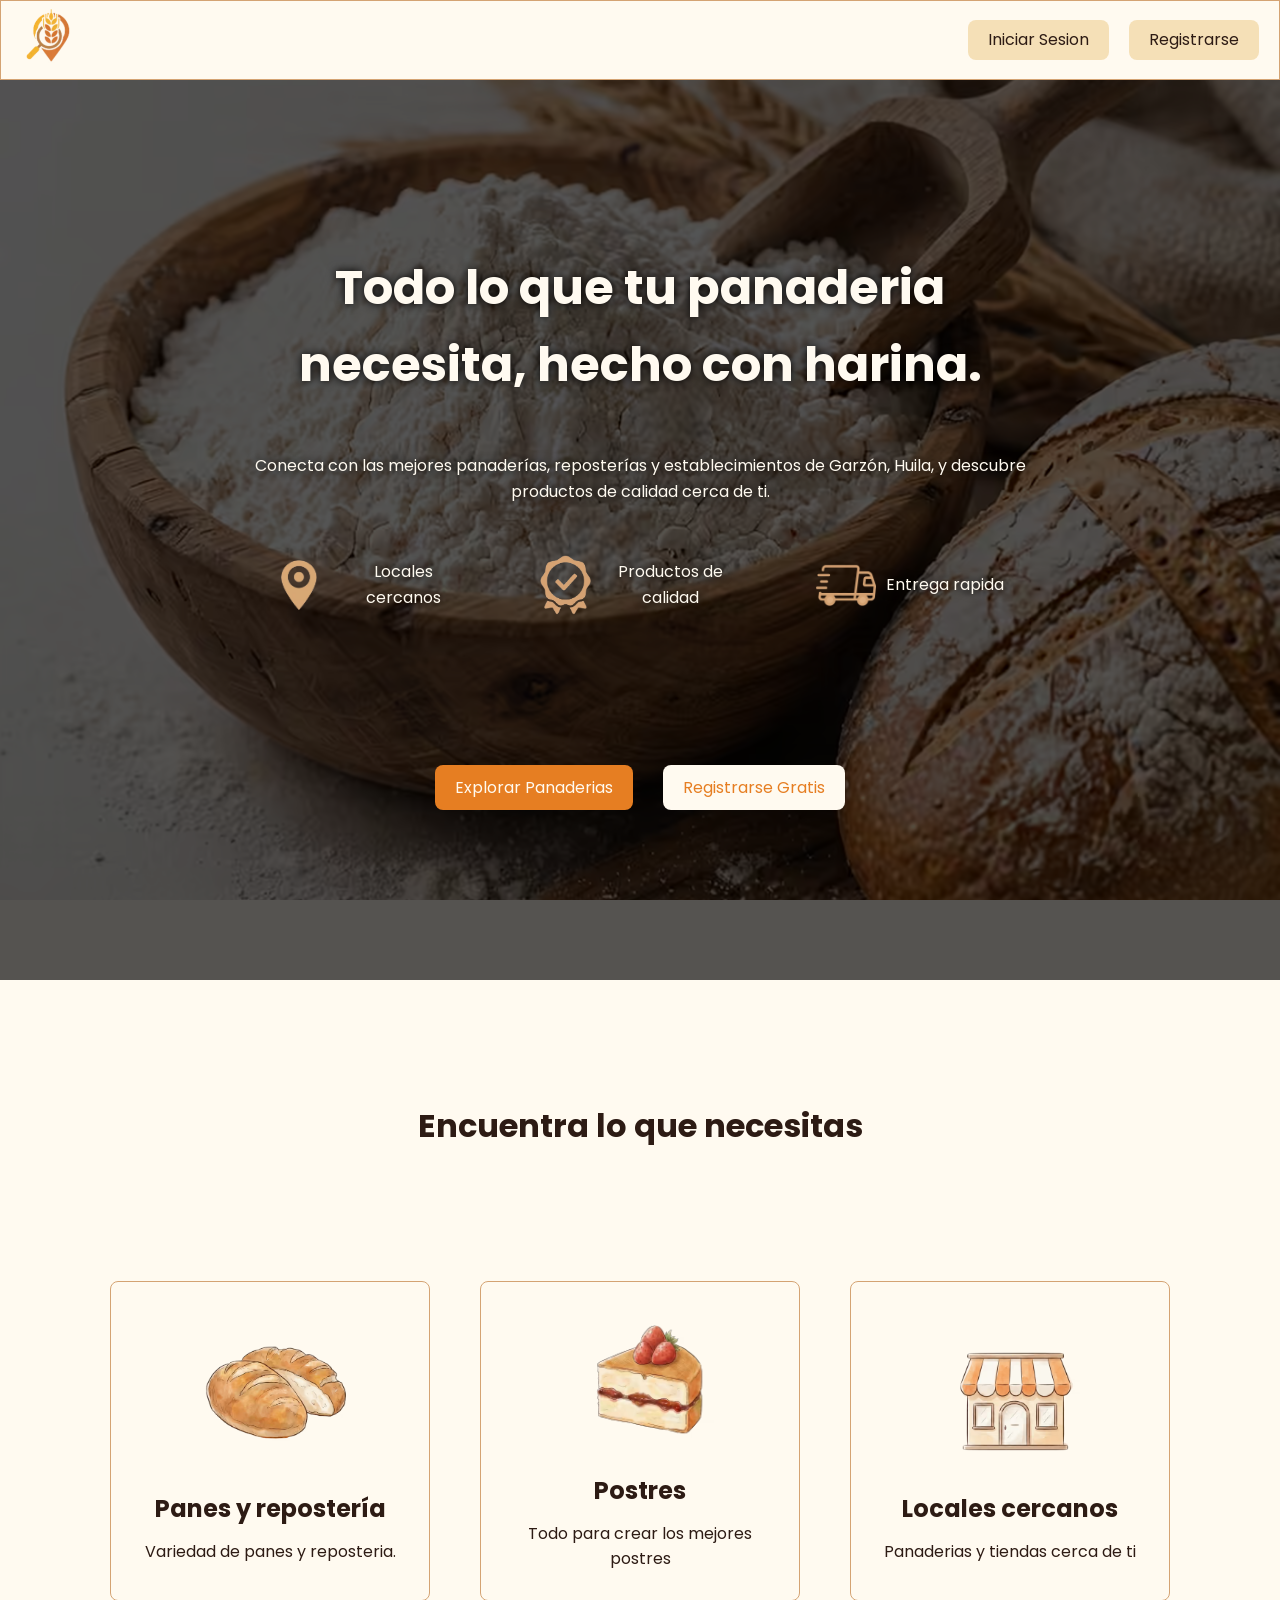
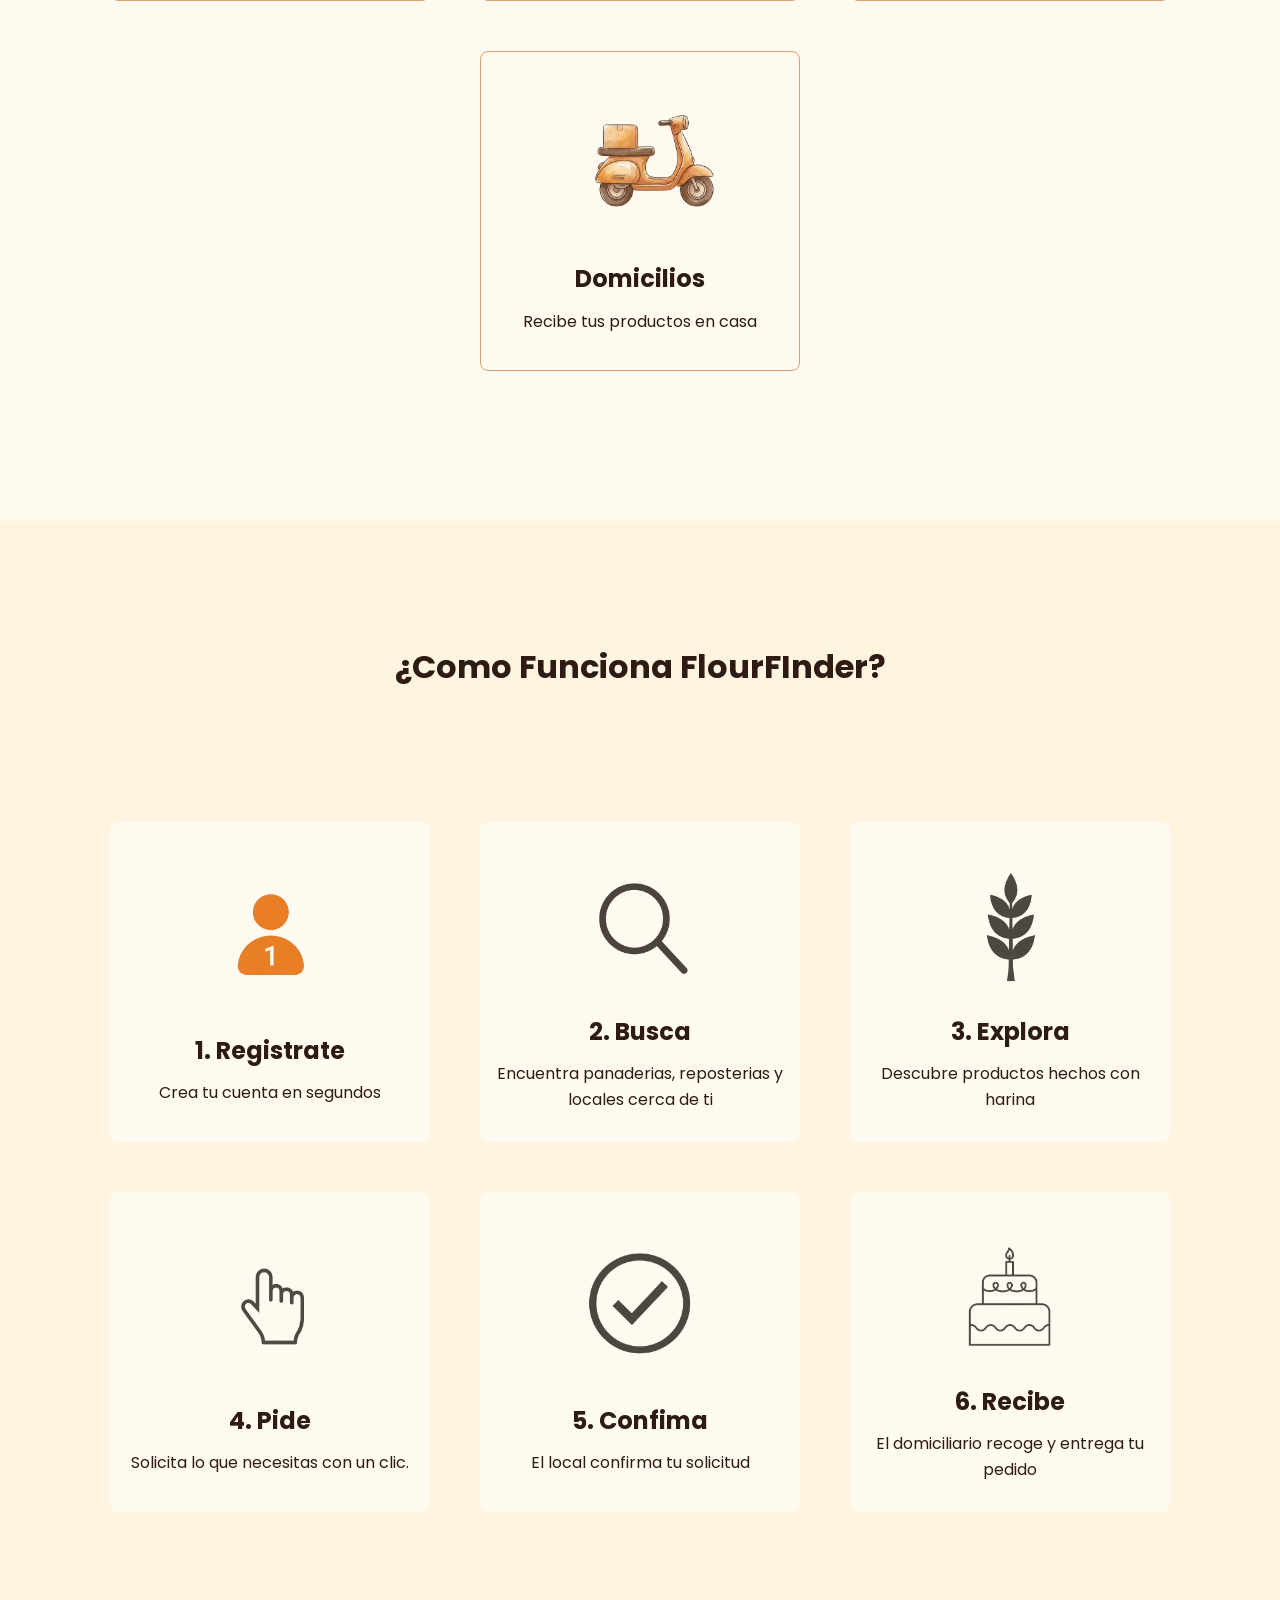
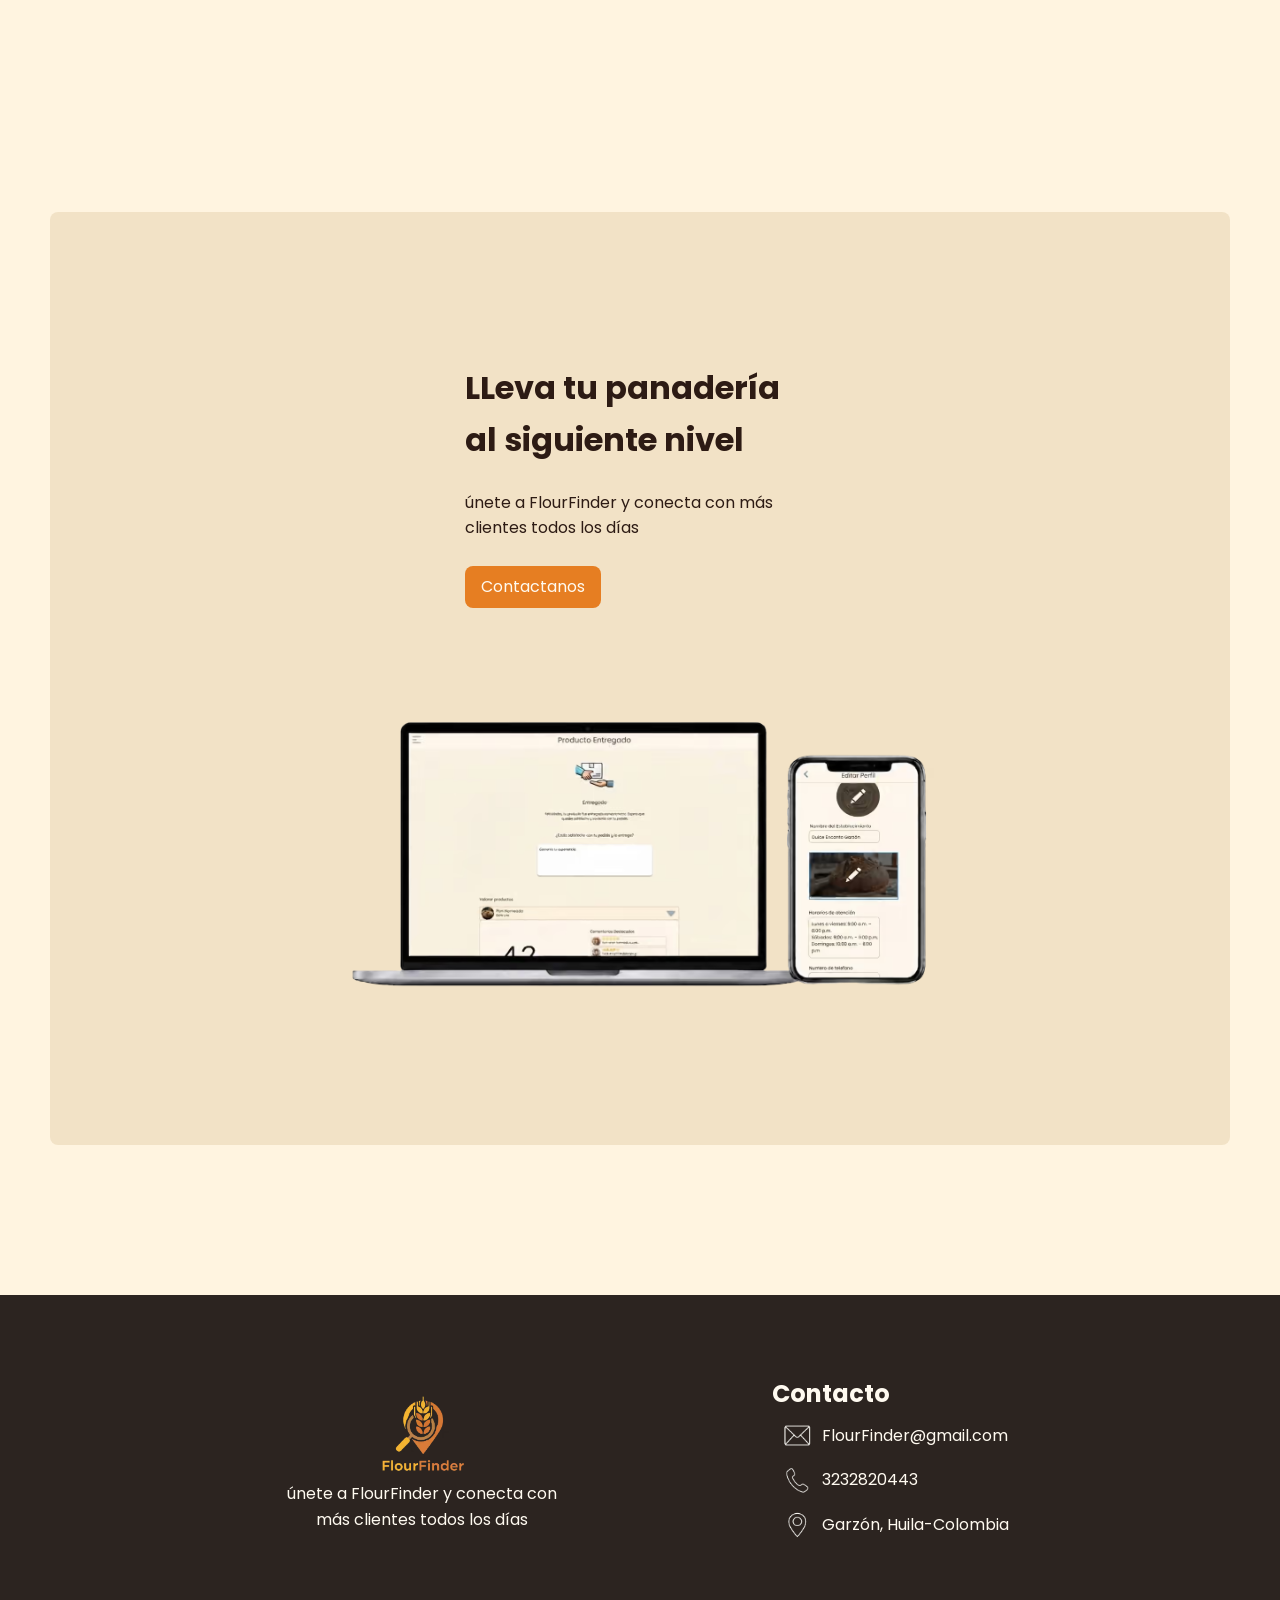
<file: index.html>
<!DOCTYPE html>
<html lang="es">

<head>
    <meta charset="UTF-8">
    <meta name="viewport" content="width=device-width, initial-scale=1.0">
    <link rel="preconnect" href="https://fonts.googleapis.com">
    <link rel="preconnect" href="https://fonts.gstatic.com" crossorigin>
    <link
        href="https://fonts.googleapis.com/css2?family=Poppins:ital,wght@0,100;0,200;0,300;0,400;0,500;0,600;0,700;0,800;0,900;1,100;1,200;1,300;1,400;1,500;1,600;1,700;1,800;1,900&display=swap"
        rel="stylesheet">
    <link rel="stylesheet" href="css/style.css">
    <title>FlourFinder</title>
</head>

<body>
    <!--Barra superior-->
    <header>
        <nav class="bar">
            <a href="#" class="enlase-inicio">
                <img src="img/MuyUtilizadas/FlourFinderLogo.avif" alt="Logo FlourFinder">
            </a>
            <div class="opciones-botones">
                <a href="pages/iniciarSesion.html" class="a-btn">Iniciar Sesion</a>
                <a href="pages/registro.html" class="a-btn">Registrarse</a>
            </div>
        </nav>
    </header>
    <main>


        <!--Seccion Inicio-->

        <section id="section-inicio" class="section-inicio">
            <div class="tranparenciaOscura">
                <div class="contenedor-contenido">
                    <h1 class="titulo">Todo lo que tu panaderia necesita, hecho con harina.</h1>
                    <p class="description-principal">Conecta con las mejores panaderías, reposterías y establecimientos
                        de
                        Garzón, Huila, y descubre productos de calidad cerca de ti.</p>
                    <div class="mini-cualidades">
                        <div class="cualidad">
                            <img src="img/landingPage/IconoUbicacion.avif" alt="">
                            <p>Locales cercanos</p>
                        </div>
                        <div class="cualidad">
                            <img src="img/landingPage/IconoVerificado.avif" alt="">
                            <p>Productos de calidad</p>
                        </div>
                        <div class="cualidad">
                            <img src="img/landingPage/carroDeEntregas.avif" alt="">
                            <p>Entrega rapida</p>
                        </div>
                    </div>
                    <div class="principal-buttons">
                        <a href="#" id="btn1" class="a-btn">Explorar Panaderias</a>
                        <a href="pages/registro.html" id="btn2" class="a-btn">Registrarse Gratis</a>
                    </div>
                </div>
            </div>
        </section>



        <!--Sección Explora-->

        <section id="explora" class="section-explora">
            <h2>Encuentra lo que necesitas</h2>
            <div class="contenido">
                <div class="target">
                    <img src="img/landingPage/explora/PanLogo.avif" alt="">
                    <div class="contenido-textual">
                        <h3>Panes y repostería</h3>
                        <p>Variedad de panes y reposteria.</p>
                    </div>
                </div>
                <div class="target">
                    <img src="img/landingPage/explora/Tortalogo.avif" alt="">
                    <div class="contenido-textual">
                        <h3>Postres</h3>
                        <p>Todo para crear los mejores postres</p>
                    </div>
                </div>
                <div class="target">
                    <img src="img/landingPage/explora/EstablecimientoExploararimg.avif" alt="">
                    <div class="contenido-textual">
                        <h3>Locales cercanos</h3>
                        <p>Panaderias y tiendas cerca de ti</p>
                    </div>
                </div>
                <div class="target">
                    <img src="img/landingPage/explora/MotoLogo.avif" alt="">
                    <div class="contenido-textual">
                        <h3>Domicilios</h3>
                        <p>Recibe tus productos en casa</p>
                    </div>
                </div>
            </div>
        </section>


        <!--Como Funciona-->

        <section id="funcionamiento" class="section-funcionamiento">
            <h2>¿Como Funciona FlourFInder?</h2>
            <div class="contenido">
                <div class="target">
                    <img src="img/landingPage/funcionamiento/iconoPersona.avif" alt="">
                    <div class="contenido-textual">
                        <h3>1. Registrate</h3>
                        <p>Crea tu cuenta en segundos</p>
                    </div>
                </div>
                <div class="target">
                    <img src="img/landingPage/funcionamiento/iconSearch.avif" alt="">
                    <div class="contenido-textual">
                        <h3>2. Busca</h3>
                        <p>Encuentra panaderias, reposterias y locales cerca de ti</p>
                    </div>
                </div>
                <div class="target">
                    <img src="img/landingPage/funcionamiento/iconTrigo.avif" alt="">
                    <div class="contenido-textual">
                        <h3>3. Explora</h3>
                        <p>Descubre productos hechos con harina</p>
                    </div>
                </div>
                <div class="target">
                    <img src="img/landingPage/funcionamiento/dedoSeleccionar.avif" alt="">
                    <div class="contenido-textual">
                        <h3>4. Pide</h3>
                        <p>Solicita lo que necesitas con un clic.</p>
                    </div>
                </div>
                <div class="target">
                    <img src="img/landingPage/funcionamiento/check.avif" alt="">
                    <div class="contenido-textual">
                        <h3>5. Confima</h3>
                        <p>El local confirma tu solicitud</p>
                    </div>
                </div>
                <div class="target">
                    <img src="img/landingPage/funcionamiento/IconPastel.avif" alt="">
                    <div class="contenido-textual">
                        <h3>6. Recibe</h3>
                        <p>El domiciliario recoge y entrega tu pedido</p>
                    </div>
                </div>
            </div>
        </section>



        <!--Seccion Contactanos-->

        <section id="contactanos" class="section-contactanos">
            <div class="contenido">
                <div class="contenido-textual">
                    <h2>LLeva tu panadería al siguiente nivel</h2>
                    <p>únete a FlourFinder y conecta con más clientes todos los días</p>
                    <a href="#" class="a-btn">Contactanos</a>
                </div>
                <div class="div-img">
                    <img src="img/landingPage/contactanos/imgDispositivosFlourFinder.avif" alt="">
                </div>
            </div>
        </section>
    </main>


    <!--Footer-->

    <footer>
        <div class="text-invitacion">
            <img src="img/MuyUtilizadas/FlourFinder.avif" alt="">
            <p>únete a FlourFinder y conecta con más clientes todos los días</p>
        </div>
        <div class="formas-contacto">
            <h3>Contacto</h3>
            <div class="contacto">
                <img src="img/landingPage/footer/iconoGmail.avif" alt="">
                <p>FlourFinder@gmail.com</p>
            </div>
            <div class="contacto">
                <img src="img/landingPage/footer/iconTelefono.avif" alt="">
                <p>3232820443</p>
            </div>
            <div class="contacto">
                <img src="img/landingPage/footer/iconoUbicacion.avif" alt="">
                <p>Garzón, Huila-Colombia</p>
            </div>
        </div>
    </footer>
</body>

</html>
</file>
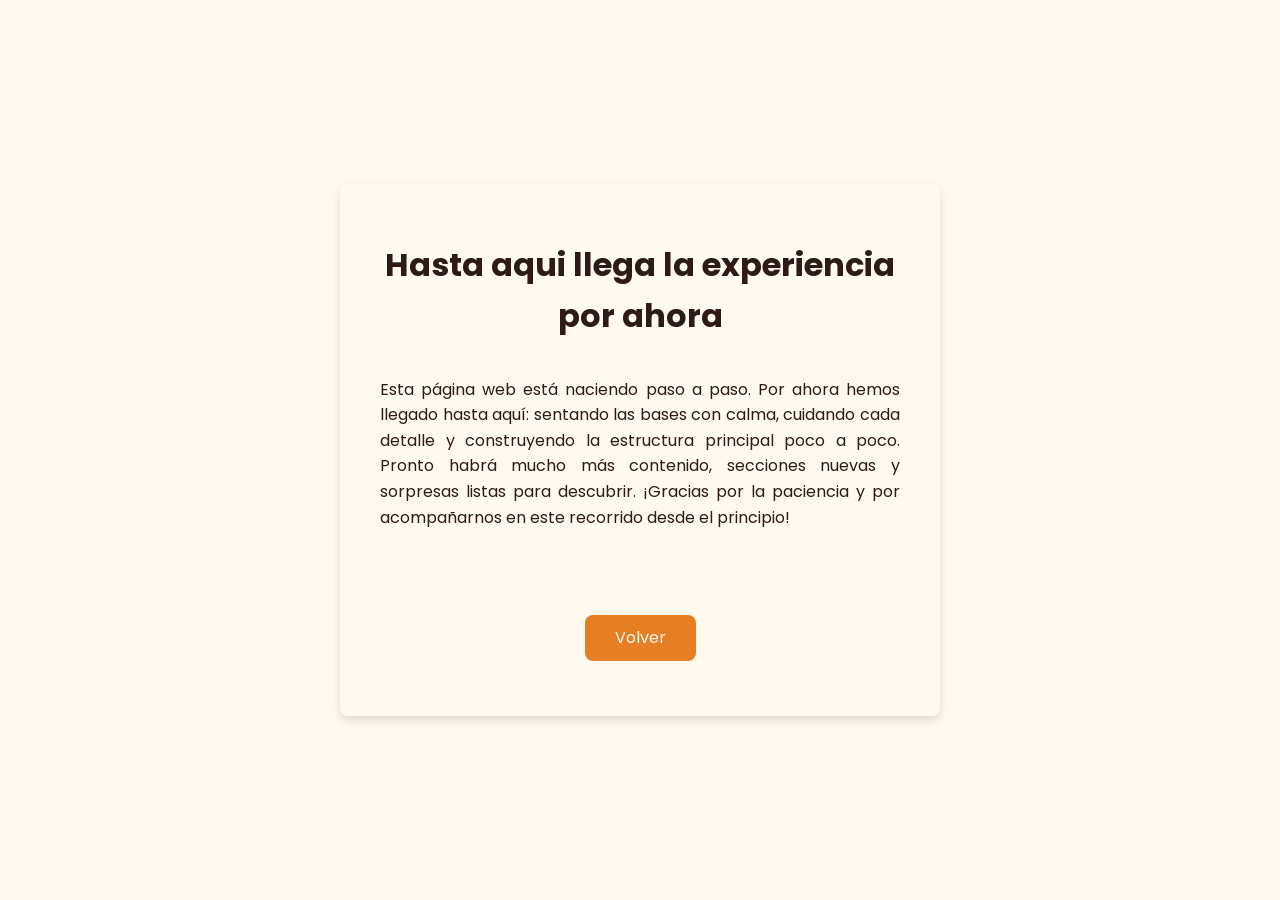
<file: pages/home.html>
<!DOCTYPE html>
<html lang="en">

<head>
    <meta charset="UTF-8">
    <meta name="viewport" content="width=device-width, initial-scale=1.0">
    <link rel="stylesheet" href="../css/home.css">
    <link rel="preconnect" href="https://fonts.googleapis.com">
    <link rel="preconnect" href="https://fonts.gstatic.com" crossorigin>
    <link
        href="https://fonts.googleapis.com/css2?family=Poppins:ital,wght@0,100;0,200;0,300;0,400;0,500;0,600;0,700;0,800;0,900;1,100;1,200;1,300;1,400;1,500;1,600;1,700;1,800;1,900&display=swap"
        rel="stylesheet">
    <title>Home is not working</title>
</head>

<body>
    <section id="mensage-final" class="section-mensaje-final">
        <div class="contenedor">
            <h2>Hasta aqui llega la experiencia por ahora</h2>
            <p>
                Esta página web está naciendo paso a paso. Por ahora hemos llegado hasta aquí: sentando las bases con
                calma, cuidando cada detalle y construyendo la estructura principal poco a poco.

                Pronto habrá mucho más contenido, secciones nuevas y sorpresas listas para descubrir. ¡Gracias por la
                paciencia y por acompañarnos en este recorrido desde el principio!
            </p>
            <a href="../index.html">Volver</a>
        </div>
    </section>
</body>

</html>
</file>
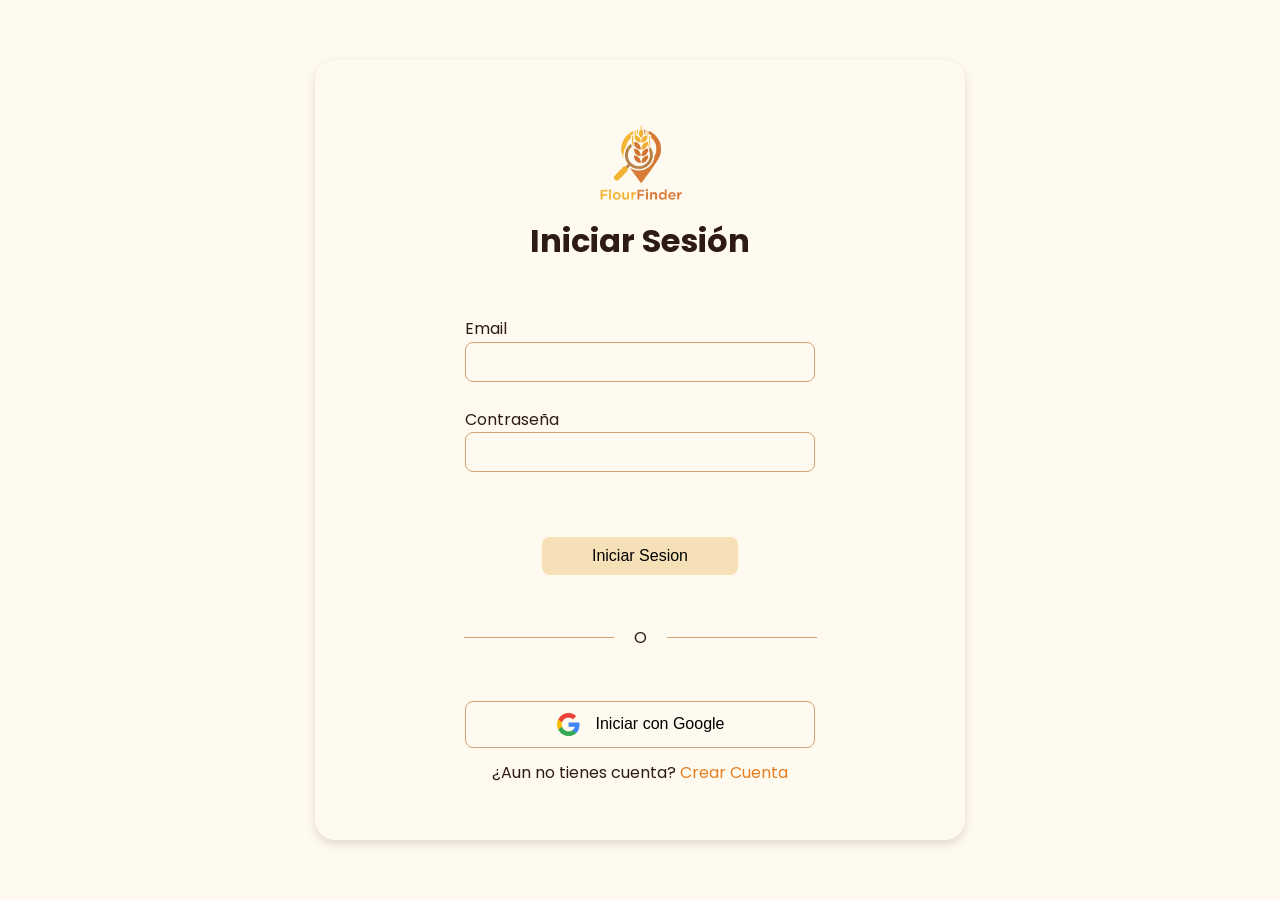
<file: pages/iniciarSesion.html>
<!DOCTYPE html>
<html lang="es">

<head>
    <meta charset="UTF-8">
    <meta name="viewport" content="width=device-width, initial-scale=1.0">
    <link rel="preconnect" href="https://fonts.googleapis.com">
    <link rel="preconnect" href="https://fonts.gstatic.com" crossorigin>
    <link
        href="https://fonts.googleapis.com/css2?family=Poppins:ital,wght@0,100;0,200;0,300;0,400;0,500;0,600;0,700;0,800;0,900;1,100;1,200;1,300;1,400;1,500;1,600;1,700;1,800;1,900&display=swap"
        rel="stylesheet">
    <link rel="stylesheet" href="../css/login_logup.css">
    <title>Iniciar Sesión</title>
</head>

<body>
    <main>

        <!--Iniciar Sesion-->

        <section id="iniciarSesion" class="section-iniciarSesion">
            <div class="contenedor">
                <div class="indicador">
                    <img src="../img/MuyUtilizadas/FlourFinder.avif" alt="">
                    <h2>Iniciar Sesión</h2>
                </div>
                <form class="form-in">
                    <div class="separador">
                        <div class="indications-texts">
                            <label for="email-in" class="i-text">Email</label>
                            <span class="input-text-error"></span>
                        </div>
                        <input type="email" class=" input-caracter" id="email-in">
                    </div>

                    <div class="separador">
                        <div class="indications-texts">
                            <label for="password-in" class="i-text">Contraseña</label>
                            <span class="input-text-error"></span>
                        </div>
                        <input type="password" class="input-caracter" id="password-in">
                    </div>

                    <button>Iniciar Sesion</button>
                </form>

                <div class="separador-opciones">
                    <div class="lin linea1"></div>
                    <span>O</span>
                    <div class="lin linea2"></div>
                </div>
                <div class="otras-formas">
                    <button class="btn-google">
                        <img src="../img/registrarse/IconGoogleO.avif" alt="">
                        Iniciar con Google
                    </button>
                    <p>¿Aun no tienes cuenta? <a href="./registro.html">Crear Cuenta</a></p>
                </div>
            </div>
        </section>
    </main>

    <script src="../js/iniciarSesion.js"></script>
</body>

</html>
</file>
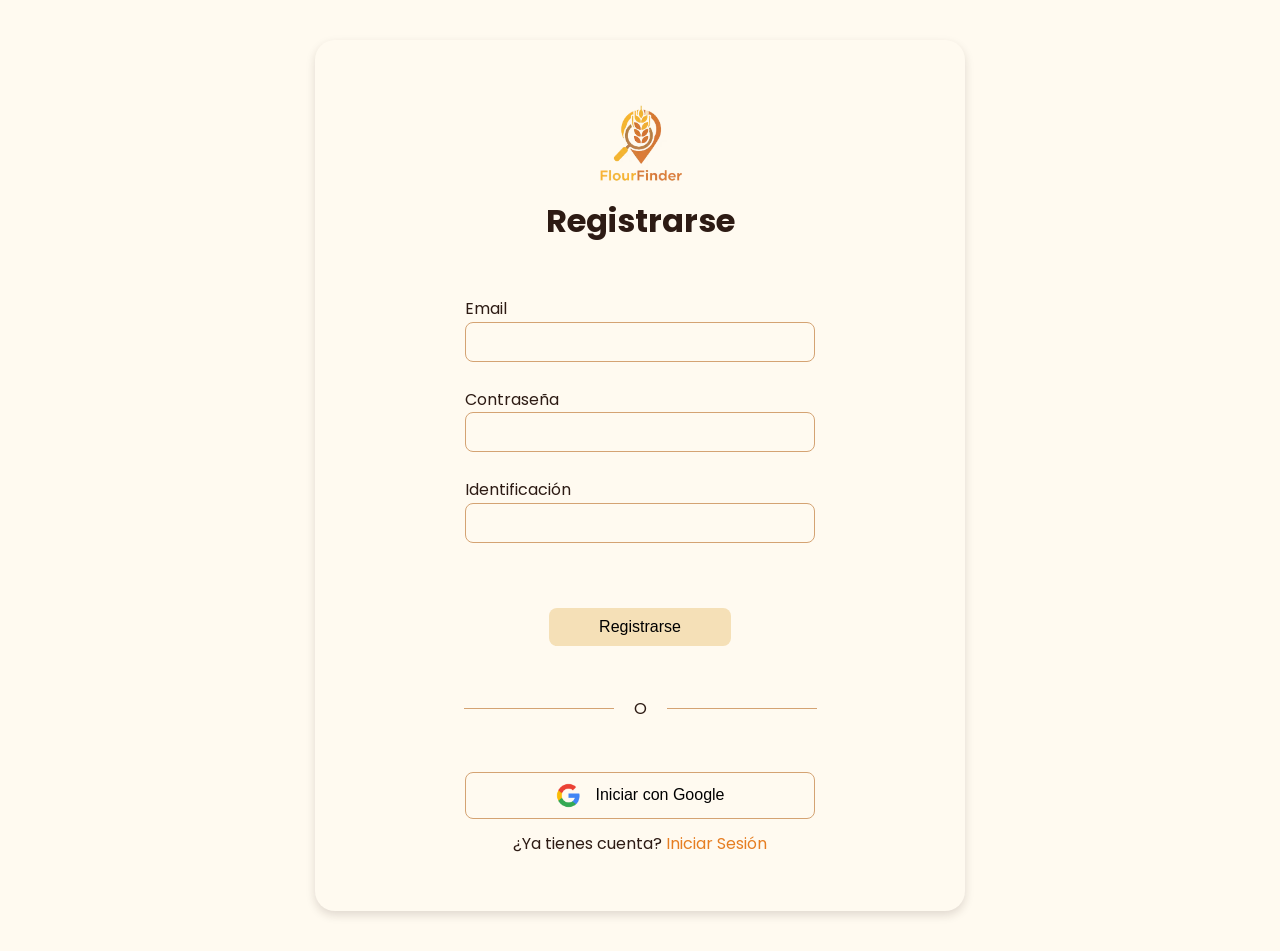
<file: pages/registro.html>
<!DOCTYPE html>
<html lang="es">

<head>
    <meta charset="UTF-8">
    <meta name="viewport" content="width=device-width, initial-scale=1.0">
    <link rel="preconnect" href="https://fonts.googleapis.com">
    <link rel="preconnect" href="https://fonts.gstatic.com" crossorigin>
    <link
        href="https://fonts.googleapis.com/css2?family=Poppins:ital,wght@0,100;0,200;0,300;0,400;0,500;0,600;0,700;0,800;0,900;1,100;1,200;1,300;1,400;1,500;1,600;1,700;1,800;1,900&display=swap"
        rel="stylesheet">
    <link rel="stylesheet" href="../css/login_logup.css">
    <title>Registro FlourFinder</title>
</head>

<body>
    <main>

        <!--Registro-->

        <section id="registrarse" class="section-registrarse">
            <div class="contenedor">
                <div class="indicador">
                    <img src="../img/MuyUtilizadas/FlourFinder.avif" alt="">
                    <h2>Registrarse</h2>
                </div>
                <form class="form-up">
                    <div class="separador">
                        <div class="indications-texts">
                            <label for="email-up" class="i-text">Email</label>
                            <span class="input-text-error"></span>
                        </div>
                        <input type="email" class=" input-caracter" id="email-up">
                    </div>

                    <div class="separador">
                        <div class="indications-texts">
                            <label for="password-up" class="i-text">Contraseña</label>
                            <span class="input-text-error"></span>
                        </div>
                        <input type="password" class=" input-caracter" id="password-up">
                    </div>

                    <div class="separador">
                        <div class="indications-texts">
                            <label for="identificacion-up" class="i-text">Identificación</label>
                            <span class="input-text-error"></span>
                        </div>
                        <input type="text" class=" input-caracter" id="identificacion-up">
                    </div>
                    <button>Registrarse</button>
                </form>

                <div class="separador-opciones">
                    <div class="lin linea1"></div>
                    <span>O</span>
                    <div class="lin linea2"></div>
                </div>
                <div class="otras-formas">
                    <button class="btn-google">
                        <img src="../img/registrarse/IconGoogleO.avif" alt="">
                        Iniciar con Google
                    </button>
                    <p>¿Ya tienes cuenta? <a href="./iniciarSesion.html">Iniciar Sesión</a></p>
                </div>
            </div>
        </section>


        <!--Verificación Email-->

        <div id="verificacion-email" class="section-verificacion-email ocultarse">
            <div class="contenedor">
                <h2>Verificación de Email</h2>
                <p class="indicaciones">Te enviaremos un codigo de verificacion a tu email example@gmail.com</p>
                <div class="part-input-code">
                    <div class="inputs-code">
                        <input type="text" class="i-code" id="code1" maxlength="1">
                        <input type="text" class="i-code" id="code2" maxlength="1">
                        <input type="text" class="i-code" id="code3" maxlength="1">
                        <input type="text" class="i-code" id="code4" maxlength="1">
                    </div>
                    <span class="input-text-error"></span>
                </div>
                <span class="indicacion-tiempo">Codigo valido por 5 min</span>
            </div>
        </div>


        <!--Finalizado Registro-->

        <section class="section-final-registro ocultarse" id="final-registro">
            <div class="contenedor">
                <div class="indicador">
                    <img src="../img/MuyUtilizadas/FlourFinder.avif" alt="">
                    <h2>¡Te has registrado!</h2>
                </div>
                <p class="description-finalizacion">Tu registro se completó correctamente. Desde ahora puedes disfrutar
                    de todo lo que FlourFinder ofrece, explorar panaderías, encontrar opciones cercanas y aprovechar al
                    máximo la plataforma. ¡Bienvenido!</p>
                <a href="./home.html">Aceptar</a>
            </div>
        </section>
    </main>

    <script src="../js/registro.js"></script>
</body>

</html>
</file>
<file: css/style.css>
html {
    font-size: 16px;
}

*{
    box-sizing: border-box;
    margin: 0;
    padding: 0;
}

body {
    font-family: "Poppins", sans-serif;
    font-weight: 400;
    font-size: 1rem;
    background-color: #FFFAF0;
    color: #2D1B14;
    line-height: 1.6;
}

button, input {
    font-size: inherit;
}

/*----------Landing Page--------------*/


/*Barra de navegación*/

.bar {
    position: fixed;
    background-color: #FFFAF0;
    width: 100%;
    display: flex;
    justify-content: space-between;
    align-items: center;
    padding: 10px 20px;
    border: 1px solid #D4A373;
    z-index: 99;
    height: 80px;
}

.bar .enlase-inicio {
    max-width: 60px;
    width: 100%;
    opacity: 0;
    animation: aparecer 1s ease forwards;
    animation-delay: 0.5s;
    transition: 0.5s ease;
}

.bar .enlase-inicio:hover{
    scale: 1.05;
}

.bar .enlase-inicio img{
    width: 100%;
    object-fit: contain;
}

.bar .opciones-botones {
    display: flex;
    justify-content: space-evenly;
    align-items: center;
    gap: 20px;
    opacity: 0;
    animation: aparecer 1s ease forwards;
    animation-delay: 0.5s;
}

.bar .opciones-botones .a-btn{
    text-decoration: none;
    padding: 7px 20px;
    border-radius: 8px;
    font-size: 1rem;
    background-color: #F5E0B7;
    color: inherit;
    transition: 0.5s ease;
}

.bar .opciones-botones .a-btn:hover{
    transform: scale(1.05);
    box-shadow: 0 4px 10px #2D1B1426;
    background-color: #e4c9a5;
}



/*Seccion Inicio*/

main {
    padding-top: 80px;
}

.section-inicio {
    background-image: url(/img/landingPage/FondoPrincipal.avif);
    background-attachment: fixed;
    background-size: cover;
    background-position: center;
    min-height: 100vh;
}

.section-inicio .tranparenciaOscura{
    background-color: #000a;
    min-width: 100%;
    min-height: 100vh;
    display: flex;
    justify-content: center;
    align-items: center;
    padding: 90px 5px;
}

.section-inicio .tranparenciaOscura .contenedor-contenido {
    max-width: 800px;
    width: 100%;
    min-height: 100 svh;
    display: flex;
    flex-direction: column;
    align-items: center;
    justify-content: center;
    gap: 50px;
    opacity: 0;
    animation: aparecer 1s ease forwards;
    animation-delay: 0.5s;
}

.section-inicio .tranparenciaOscura .contenedor-contenido .titulo {
    color: #FFFAF0;
    text-align: center;
    font-size: 3rem;
    text-shadow: 0 0 10px #000;
}

.section-inicio .tranparenciaOscura .contenedor-contenido .description-principal{
    color: #FFFAF0;
    text-align: center;
    text-shadow: 0 0 10px #000;
}

.section-inicio .tranparenciaOscura .contenedor-contenido .mini-cualidades {
    display: flex;
    width: 100%;
    justify-content: center;
    flex-wrap: wrap;
    gap: 70px;
}

.section-inicio .tranparenciaOscura .contenedor-contenido .mini-cualidades .cualidad {
    display: flex;
    justify-content: center;
    align-items: center;
    width: 200px;
    gap: 10px;
}

.section-inicio .tranparenciaOscura .contenedor-contenido .mini-cualidades .cualidad img{
    width: 60px;
    height: 60px;
    object-fit: contain;
}

.section-inicio .tranparenciaOscura .contenedor-contenido .mini-cualidades .cualidad p{
    color: #FFFAF0;
    text-align: center;
    text-shadow: 0 0 10px #000;
}

.section-inicio .tranparenciaOscura .contenedor-contenido .principal-buttons {
    display: flex;
    align-items: center;
    justify-content: center;
    gap: 30px;
    margin-top: 100px;
    flex-wrap: wrap;
}

.section-inicio .tranparenciaOscura .contenedor-contenido .principal-buttons .a-btn{
    padding: 10px 20px;
    border: none;
    border-radius: 8px;
    font-size: 1rem;
    transition: 0.5s ease;
    text-decoration: none;
}

.section-inicio .tranparenciaOscura .contenedor-contenido .principal-buttons .a-btn:hover {
    transform: scale(1.08);
    box-shadow: 0 4px 10px #2D1B1426;
}

.section-inicio .tranparenciaOscura .contenedor-contenido .principal-buttons #btn1 {
    background-color: #E67E22;
    color: #FFFAF0;
}

.section-inicio .tranparenciaOscura .contenedor-contenido .principal-buttons #btn2 {
    background-color: #FFFAF0;
    color: #E67E22;
} 



/*Seccion Explora*/

.section-explora {
    display: flex;
    flex-direction: column;
    justify-content: center;
    align-items: center;
    gap: 100px;
    padding: 120px 10px;
}

.section-explora h2{
    font-size: 2rem;
    opacity: 0;
    animation: aparecer 1s ease forwards;
    animation-delay: 0.5s;
}

.section-explora .contenido{
    display: flex;
    justify-content: center;
    align-items: center;
    flex-wrap: wrap;
    gap: 50px;
    padding: 30px 10px;
    width: 100%;
}

.section-explora .contenido .target{
    display: grid;
    grid-template-columns: 1fr;
    gap: 10px;
    border: 1px solid #D4A373;
    padding: 30px 15px;
    border-radius: 8px;
    transition: 0.5s ease;
    opacity: 0;
    animation: aparecer 1s ease forwards;
    animation-delay: 0.5s;
    width: 320px;
    height: 320px;
}

.section-explora .contenido .target:hover{
    scale: 1.05;
}

.section-explora .contenido .target img{
    max-width: 300px;
    width: 100%;
    height: 150px;
    object-fit: contain;
    margin: auto;
}

.section-explora .contenido .target .contenido-textual{
    display: flex;
    flex-direction: column;
    justify-content: center;
    align-items: center;
    gap: 10px;
}

.section-explora .contenido .target .contenido-textual h3 {
    text-align: center;
    font-size: 1.5rem;
}

.section-explora .contenido .target .contenido-textual p {
    text-align: center;
}


/*Section Funcionamiento*/


.section-funcionamiento {
    background-color: #FFF4E0;
    display: flex;
    flex-direction: column;
    justify-content: center;
    align-items: center;
    gap: 100px;
    padding: 120px 10px;
}

.section-funcionamiento h2{
    font-size: 2rem;
    opacity: 0;
    animation: aparecer 1s ease forwards;
    animation-delay: 0.5s;
}

.section-funcionamiento .contenido{
    display: flex;
    justify-content: center;
    align-items: center;
    flex-wrap: wrap;
    gap: 50px;
    padding: 30px 10px;
    width: 100%;
}

.section-funcionamiento .contenido .target{
    background-color: #FFFAF0;
    display: grid;
    grid-template-columns: 1fr;
    gap: 10px;
    padding: 30px 15px;
    border-radius: 8px;
    transition: 0.5s ease;
    opacity: 0;
    animation: aparecer 1s ease forwards;
    animation-delay: 0.5s;
    width: 320px;
    height: 320px;
}

.section-funcionamiento .contenido .target:hover{
    scale: 1.05;
}

.section-funcionamiento .contenido .target img{
    max-width: 300px;
    width: 100%;
    height: 150px;
    object-fit: contain;
    margin: auto;
}

.section-funcionamiento .contenido .target .contenido-textual{
    display: flex;
    flex-direction: column;
    justify-content: center;
    align-items: center;
    gap: 10px;
}

.section-funcionamiento .contenido .target .contenido-textual h3 {
    text-align: center;
    font-size: 1.5rem;
}

.section-funcionamiento .contenido .target .contenido-textual p{
    text-align: center;
}




/*Seccion contactanos*/

.section-contactanos{
    background-color: #FFF4E0;
    display: flex;
    justify-content: center;
    align-items: center;
    padding: 150px 50px;
}

.section-contactanos .contenido{
    display: flex;
    background-color: #F2E2C6;
    gap: 100px;
    justify-content: center;
    align-items: center;
    padding: 150px 150px;
    border-radius: 8px;
    opacity: 0;
    animation: aparecer 1s ease forwards;
    animation-delay: 0.5s;
    flex-wrap: wrap;
}

.section-contactanos .contenido .contenido-textual{
    display: flex;
    flex-direction: column;
    align-items: start;
    max-width: 350px;
    gap: 25px;
}

.section-contactanos .contenido .contenido-textual h2{
    font-size: 2rem;
}

.section-contactanos .contenido .contenido-textual .a-btn{
    font-size: 1rem;
    padding: 8px 16px;
    border: none;
    border-radius: 8px;
    background-color: #E67E22;
    color: #FFFAF0;
    transition: 0.5s;
    text-decoration: none;
}

.section-contactanos .contenido .contenido-textual .a-btn:hover{
    transform: scale(1.05);
    box-shadow: 0 4px 10px #2D1B1426;
}

.section-contactanos .contenido .div-img{
    display: flex;
    align-items: center;
    justify-content: center;
}

.section-contactanos .contenido .div-img img{
    width: 600px;
}


/*Footer*/

footer{
    background-color: #2C2420;
    display: flex;
    justify-content: center;
    align-items: center;
    gap: 200px;
    padding: 80px 5px;
    flex-wrap: wrap;
}

footer .text-invitacion{
    display: flex;
    flex-direction: column;
    justify-content: center;
    align-items: center;
    width: 300px;
    opacity: 0;
    animation: aparecer 1s ease forwards;
    animation-delay: 0.5s;
}

footer .text-invitacion img{
    width: 100px;
    object-fit: contain;
}

footer .text-invitacion p{
    color: #FFFAF0;
    text-align: center;
}

footer .formas-contacto {
    display: flex;
    flex-direction: column;
    justify-content: center;
    align-items: flex-start;
    opacity: 0;
    animation: aparecer 1s ease forwards;
    animation-delay: 0.5s;
}

footer .formas-contacto h3{
    color: #FFFAF0;
    font-size: 1.5rem;
}

footer .formas-contacto .contacto {
    display: flex;
    align-items: center;
    justify-content: center;
}

footer .formas-contacto .contacto img{
    width: 50px;
    object-fit: contain;
}

footer .formas-contacto .contacto p{
    color: #FFFAF0;
}










/*----------Animaciones--------------*/

@keyframes aparecer {
    from {
        opacity: 0;
        transform: translateY(20px);
    }

    to {
        opacity: 1;
        transform: translateY(0);
    }
}


/*----------Animaciones--------------*/


@media (max-width: 768px){
    html {
    font-size: 15px;
    }
    .bar{
        padding: 10px;
    }
    .bar .enlase-inicio{
        max-width: 45px;
        width: 100%;
    }
    .bar .opciones-botones{
        gap: 10px;
    }
    .bar .opciones-botones .a-btn{
        padding: 5px;
    }
    .section-inicio .tranparenciaOscura .contenedor-contenido{
        padding: 20px;
    }
    .section-inicio .tranparenciaOscura .contenedor-contenido .titulo {
        font-size: 2.5rem;
    }
    .section-explora h2{
        text-align: center;
    }
    .section-funcionamiento h2{
        text-align: center;
    }
    /*Targeta de contactanos*/
    .section-contactanos .contenido{
        padding: 50px 30px;
    }
    .section-contactanos .contenido .contenido-textual{
        align-items: center;
        text-align: center;
    }
    /*Img de la targeta contactanos*/
    .section-contactanos .contenido .div-img img{
        width: 300px;
    }
    /*Footer*/
    footer{
        gap: 50px;
    }
}
</file>
<file: css/home.css>
html{
    font-size: 16px;
}

*{
    box-sizing: border-box;
    padding: 0;
    margin: 0;
}

body {
    font-family: "Poppins";
    line-height: 1.6;
    color: #2D1B14;
    background-color: #FFFAF0;
    font-size: 1rem;
}


/*Carta de: por ahora no hay nada*/

.section-mensaje-final {
    display: flex;
    justify-content: center;
    align-items: center;
    min-height: 100vh;
}

.section-mensaje-final .contenedor {
    display: flex;
    flex-direction: column;
    justify-content: center;
    align-items: center;
    box-shadow: 0 4px 10px #2D1B1426;
    width: 600px;
    padding: 55px 40px;
    gap: 35px;
    border-radius: 8px;
    background-color: #FFFAF0;
    opacity: 0;
    animation: aparecer 1s ease forwards;
    animation-delay: 0.5s;
}

.section-mensaje-final .contenedor h2 {
    font-size: 2rem;
    text-align: center;
}

.section-mensaje-final .contenedor p {
    text-align: justify;
}

.section-mensaje-final .contenedor a{
    margin-top: 50px;
    text-decoration: none;
    color: #FFFAF0;
    background-color: #E67E22;
    padding: 10px 30px;
    border-radius: 8px;
}


/*----------Animaciones--------------*/

@keyframes aparecer {
    from {
        opacity: 0;
        transform: translateY(20);
    }
    to{
        opacity: 1;
        transform: translateY(0);
    }
}
</file>
<file: css/login_logup.css>
html {
    font-size: 16px;
}

*{
    box-sizing: border-box;
    margin: 0;
    padding: 0;
}

body {
    font-family: "Poppins", sans-serif;
    font-weight: 400;
    font-size: 1rem;
    background-color: #FFFAF0;
    color: #2D1B14;
    line-height: 1.6;
}

button, input {
    font-size: inherit;
}

button {
    cursor: pointer;
}



/*----------Registro--------------*/



/*Registro*/

.section-registrarse{
    display: flex;
    justify-content: center;
    align-items: center;
    min-height: 100vh;
    padding: 40px;
}

.section-registrarse .contenedor{
    display: flex;
    flex-direction: column;
    justify-content: center;
    align-items: center;
    background-color: #FFFAF0;
    box-shadow: 0 4px 10px #2D1B1426;
    max-width: 650px;
    width: 100%;
    padding: 55px 150px;
    gap: 50px;
    border-radius: 20px;
    opacity: 0;
    animation: aparecer 1s ease forwards;
    animation-delay: 0.5s;
}

.section-registrarse .contenedor .indicador {
    display: flex;
    flex-direction: column;
    justify-content: center;
    align-items: center;
}

.section-registrarse .contenedor .indicador img{
    width: 100px;
    height: 100px;
    object-fit: contain;
}

.section-registrarse .contenedor .indicador h2{
    font-size: 2rem;
}

.section-registrarse .contenedor .form-up{
    display: flex;
    flex-direction: column;
    align-items: center;
    gap: 25px;
    width: 100%;
    cursor: pointer;
}

.section-registrarse .contenedor .form-up .separador{
    display: flex;
    flex-direction: column;
    width: 100%;
}

.section-registrarse .contenedor .form-up .separador .indications-texts{
    display: flex;
    justify-content: space-between;
    align-items: center;
}

.section-registrarse .input-caracter {
    border: none;
    background-color: transparent;
    border: 1px solid #D4A373;
    border-radius: 8px;
    padding: 10px;
    font-size: inherit;
    transition: transform 0.2s ease, box-shadow 0.2s ease;
}

.section-registrarse .input-caracter:focus{
    transform: scale(1.02);
    border: 1px solid #2D1B14;
    outline: none;
    box-shadow: 0 4px 10px #2D1B1426;
}

.section-registrarse .form-up button {
    padding: 10px 50px;
    border:none;
    background-color: #F5E0B7;
    border-radius: 8px;
    transition: 0.5s ease;
    margin-top: 40px;
}

.section-registrarse .form-up button:hover{
    transform: scale(1.05);
    box-shadow: 0 4px 10px #2D1B1426;
}

.section-registrarse .contenedor .separador-opciones{
    display: flex;
    justify-content: center;
    align-items: center;
    gap: 20px;
}


.section-registrarse .contenedor .otras-formas{
    display: flex;
    flex-direction: column;
    justify-content: center;
    align-items: center;
    gap: 12px;
    width: 100%;
}

.section-registrarse .contenedor .separador-opciones span{
    font-size: 1rem;
}

.section-registrarse .contenedor .separador-opciones .lin {
    background-color: #D4A373;
    height: 1px;
    width: 150px;
}

.section-registrarse .contenedor .otras-formas .btn-google {
    display: flex;
    justify-content: center;
    align-items: center;
    gap: 15px;
    background-color: transparent;
    padding: 10px 20px;
    border: none;
    background-color: transparent;
    border: 1px solid #D4A373;
    border-radius: 8px;
    width: 100%;
    cursor: pointer;
    transition: 0.5s ease;
}

.section-registrarse .contenedor .otras-formas .btn-google:hover{
    transform: scale(1.05);
    box-shadow: 0 4px 10px #2D1B1426;
}

.section-registrarse .contenedor .otras-formas .btn-google img{
    width: 25px;
    object-fit: contain;
}

.section-registrarse .contenedor .otras-formas p a{
    text-decoration: none;
    color: #E67E22;
}


/*Verificación Email*/

.section-verificacion-email{
    display: flex;
    justify-content: center;
    align-items: center;
    padding: 50px;
    min-height: 100vh;
}

.section-verificacion-email .contenedor{
    display: flex;
    flex-direction: column;
    align-items: center;
    background-color: #FFFAF0;
    box-shadow: 0 4px 10px #2D1B1426;
    max-width: 650px;
    width: 100%;
    padding: 55px 120px;
    gap: 50px;
    border-radius: 20px;
    height: 800px;
    opacity: 0;
    animation: aparecer 1s ease forwards;
    animation-delay: 0.5s
}

.section-verificacion-email .contenedor h2{ 
    font-size: 2rem;
}

.section-verificacion-email .contenedor p{
    text-align: center;
}
.section-verificacion-email .contenedor .part-input-code .inputs-code {
    display: flex;
    justify-content: center;
    align-items: center;
    gap: 20px;
}

.section-verificacion-email .contenedor .part-input-code .inputs-code .i-code{
    width: 80px;
    height: 80px;
    background-color: transparent;
    border: none;
    border: 1px solid #D4A373;
    font-size: 2rem;
    text-align: center;
    border-radius: 8px;
    transition: transform 0.3s ease;
}

.section-verificacion-email .contenedor .part-input-code .inputs-code .i-code:focus{
    transform: scale(1.02);
    outline: none;
    border: 2px solid #2D1B14;
    box-shadow: 0 4px 10px #2D1B1426;
}

.section-verificacion-email .contenedor .part-input-code{
    display: flex;
    flex-direction: column;
    justify-content: center;
    align-items: center;
    gap: 7px;
}

.section-verificacion-email .contenedor .indicacion-tiempo{
    font-size: 0.9rem;
}



/*Finalizado el registro*/


.section-final-registro{
    display: flex;
    justify-content: center;
    align-items: center;
    padding: 50px;
    min-height: 100vh;
}

.section-final-registro .contenedor{
    display: flex;
    flex-direction: column;
    align-items: center;
    background-color: #FFFAF0;
    box-shadow: 0 4px 10px #2D1B1426;
    max-width: 650px;
    width: 100%;
    padding: 55px 100px;
    gap: 50px;
    border-radius: 20px;
    height: 800px;
    position: relative;
    opacity: 0;
    animation: aparecer 1s ease forwards;
    animation-delay: 0.5s
}

.section-final-registro .contenedor .indicador{
    display: flex;
    flex-direction: column;
    justify-content: center;
    align-items: center;
}

.section-final-registro .contenedor .indicador img{
    width: 100px;
    height: 100px;
    object-fit: contain;
}

.section-final-registro .contenedor .indicador h2{
    font-size: 2rem;
}

.section-final-registro .contenedor .description-finalizacion {
    text-align: center;
}

.section-final-registro .contenedor a {
    border: none;
    padding: 10px 50px;
    background-color: #F5E0B7;
    border-radius: 8px;
    transition: 0.5s ease;
    position: absolute;
    bottom: 80px;
    text-decoration: none;
    color: inherit;
}

.section-final-registro .contenedor a:hover{
    transform: scale(1.05);
    box-shadow: 0 4px 10px #2D1B1426;
}





/*Iniciar Sesion*/





/*----------Iniciar Sesion--------------*/


/*Registro*/

.section-iniciarSesion{
    display: flex;
    justify-content: center;
    align-items: center;
    padding: 40px;
    min-height: 100vh;
}

.section-iniciarSesion .contenedor{
    display: flex;
    flex-direction: column;
    justify-content: center;
    align-items: center;
    background-color: #FFFAF0;
    box-shadow: 0 4px 10px #2D1B1426;
    max-width: 650px;
    width: 100%;
    padding: 55px 150px;
    gap: 50px;
    border-radius: 20px;
    opacity: 0;
    animation: aparecer 1s ease forwards;
    animation-delay: 0.5s;
}

.section-iniciarSesion .contenedor .indicador {
    display: flex;
    flex-direction: column;
    justify-content: center;
    align-items: center;
}

.section-iniciarSesion .contenedor .indicador img{
    width: 100px;
    height: 100px;
    object-fit: contain;
}

.section-iniciarSesion .contenedor .indicador h2{
    font-size: 2rem;
}

.section-iniciarSesion .contenedor .form-in{
    display: flex;
    flex-direction: column;
    align-items: center;
    gap: 25px;
    width: 100%;
    cursor: pointer;
}

.section-iniciarSesion .contenedor .form-in .separador{
    display: flex;
    flex-direction: column;
    width: 100%;
}

.section-iniciarSesion .contenedor .form-in .separador .indications-texts{
    display:  flex;
    justify-content: space-between;
}

.section-iniciarSesion .input-caracter {
    border: none;
    background-color: transparent;
    border: 1px solid #D4A373;
    border-radius: 8px;
    padding: 10px;
    font-size: inherit;
}

.section-iniciarSesion .input-caracter:focus{
    padding: 10px;
    border: 1px solid #2D1B14;
    outline: none;
    box-shadow: 0 4px 10px #2D1B1426;
}

.section-iniciarSesion .form-in button {
    padding: 10px 50px;
    border:none;
    background-color: #F5E0B7;
    border-radius: 8px;
    margin-top: 40px;
    transition: 0.5s ease;
}

.section-iniciarSesion .form-in button:hover{
    transform: scale(1.05);
    box-shadow: 0 4px 10px #2D1B1426;
}

.section-iniciarSesion .contenedor .separador-opciones{
    display: flex;
    justify-content: center;
    align-items: center;
    gap: 20px;
}

.section-iniciarSesion .contenedor .separador-opciones span{
    font-size: 1rem;
}

.section-iniciarSesion .contenedor .separador-opciones .lin {
    background-color: #D4A373;
    height: 1px;
    width: 150px;
}

.section-iniciarSesion .contenedor .otras-formas{
    display: flex;
    flex-direction: column;
    justify-content: center;
    align-items: center;
    gap: 12px;
    width: 100%;
}

.section-iniciarSesion .contenedor .otras-formas .btn-google {
    display: flex;
    justify-content: center;
    align-items: center;
    gap: 15px;
    background-color: transparent;
    padding: 10px 20px;
    border: none;
    background-color: transparent;
    border: 1px solid #D4A373;
    border-radius: 8px;
    width: 100%;
    cursor: pointer;
    transition: 0.5s ease;
}

.section-iniciarSesion .contenedor .otras-formas .btn-google:hover{
    transform: scale(1.05);
    box-shadow: 0 4px 10px #2D1B1426;
}

.section-iniciarSesion .contenedor .otras-formas .btn-google img{
    width: 25px;
    object-fit: contain;
}

.section-iniciarSesion .contenedor .otras-formas p a{
    text-decoration: none;
    color: #E67E22;
}




/*----------Mostrador de erroes--------------*/

.input-text-error{
    color: #D32F2F;
}


/*----------Generacion de codigos--------------*/
.div-code{
    padding: 10px 20px;
    display: flex;
    justify-content: space-evenly;
    gap: 70px;
    align-items: center;
    background-color: #FFFAF0;
    box-shadow: 0 4px 10px #2D1B1426;
    position: absolute;
    top: 10px;
    right: 5px;
    z-index: 99;
    border-radius: 8px;
    opacity: 0;
    animation: aparecer_code 1.5s ease forwards;
    animation-delay: 0.5s;
}

.div-code .code-verif{
    font-size: 1.5rem;
}

.div-code .close-target-code{
    border: none;
    padding: 10px 10px;
    border-radius: 8px;
    background-color: #E67E22;
    color: #FFFAF0;
    transition: 0.5s ease;
}

.div-code .close-target-code:hover{
    transform: scale(1.05);
    box-shadow: 0 4px 10px #2D1B1426;
}


/*----------Ocultar secciones--------------*/

.ocultarse {
    display: none;
}



/*----------Animaciones--------------*/

@keyframes aparecer {
    from {
        opacity: 0;
        transform: translateY(20px);
    }
    to {
        opacity: 1;
        transform: translateY(0);
    }
}

@keyframes aparecer_code {
    from {
        opacity: 0;
        transform: translateY(500px);
    }
    to{
        opacity: 1;
        transform: translateY(0);
    }
}


@media (max-width: 768px){
    .section-registrarse, .section-iniciarSesion .section-verificacion-email{
        padding: 0;
    }
    .section-registrarse .contenedor, .section-iniciarSesion .contenedor, .section-verificacion-email .contenedor{
        padding: 40px;
        box-shadow: none;
        background-color: transparent;
        width: 100%;
    }
    .section-registrarse .contenedor .separador-opciones .lin{
        width: 100px;
    }
}
</file>
